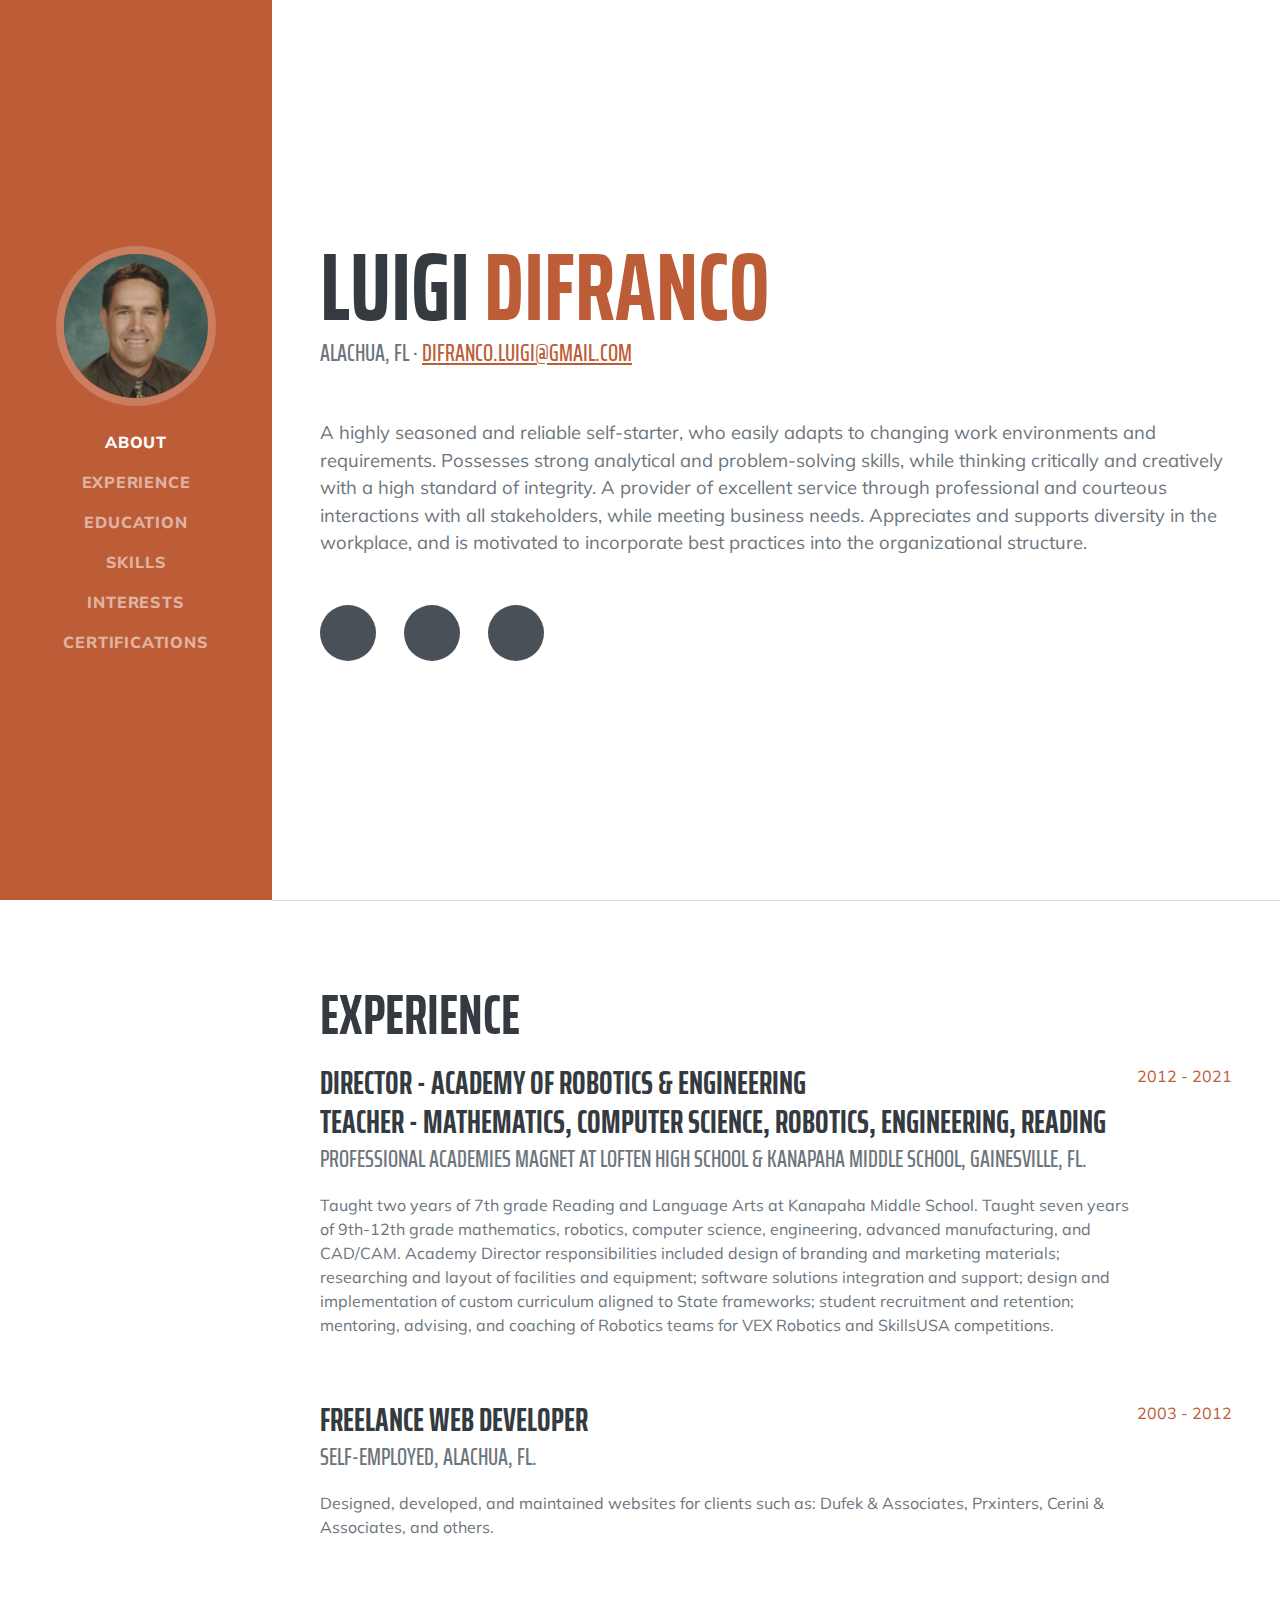
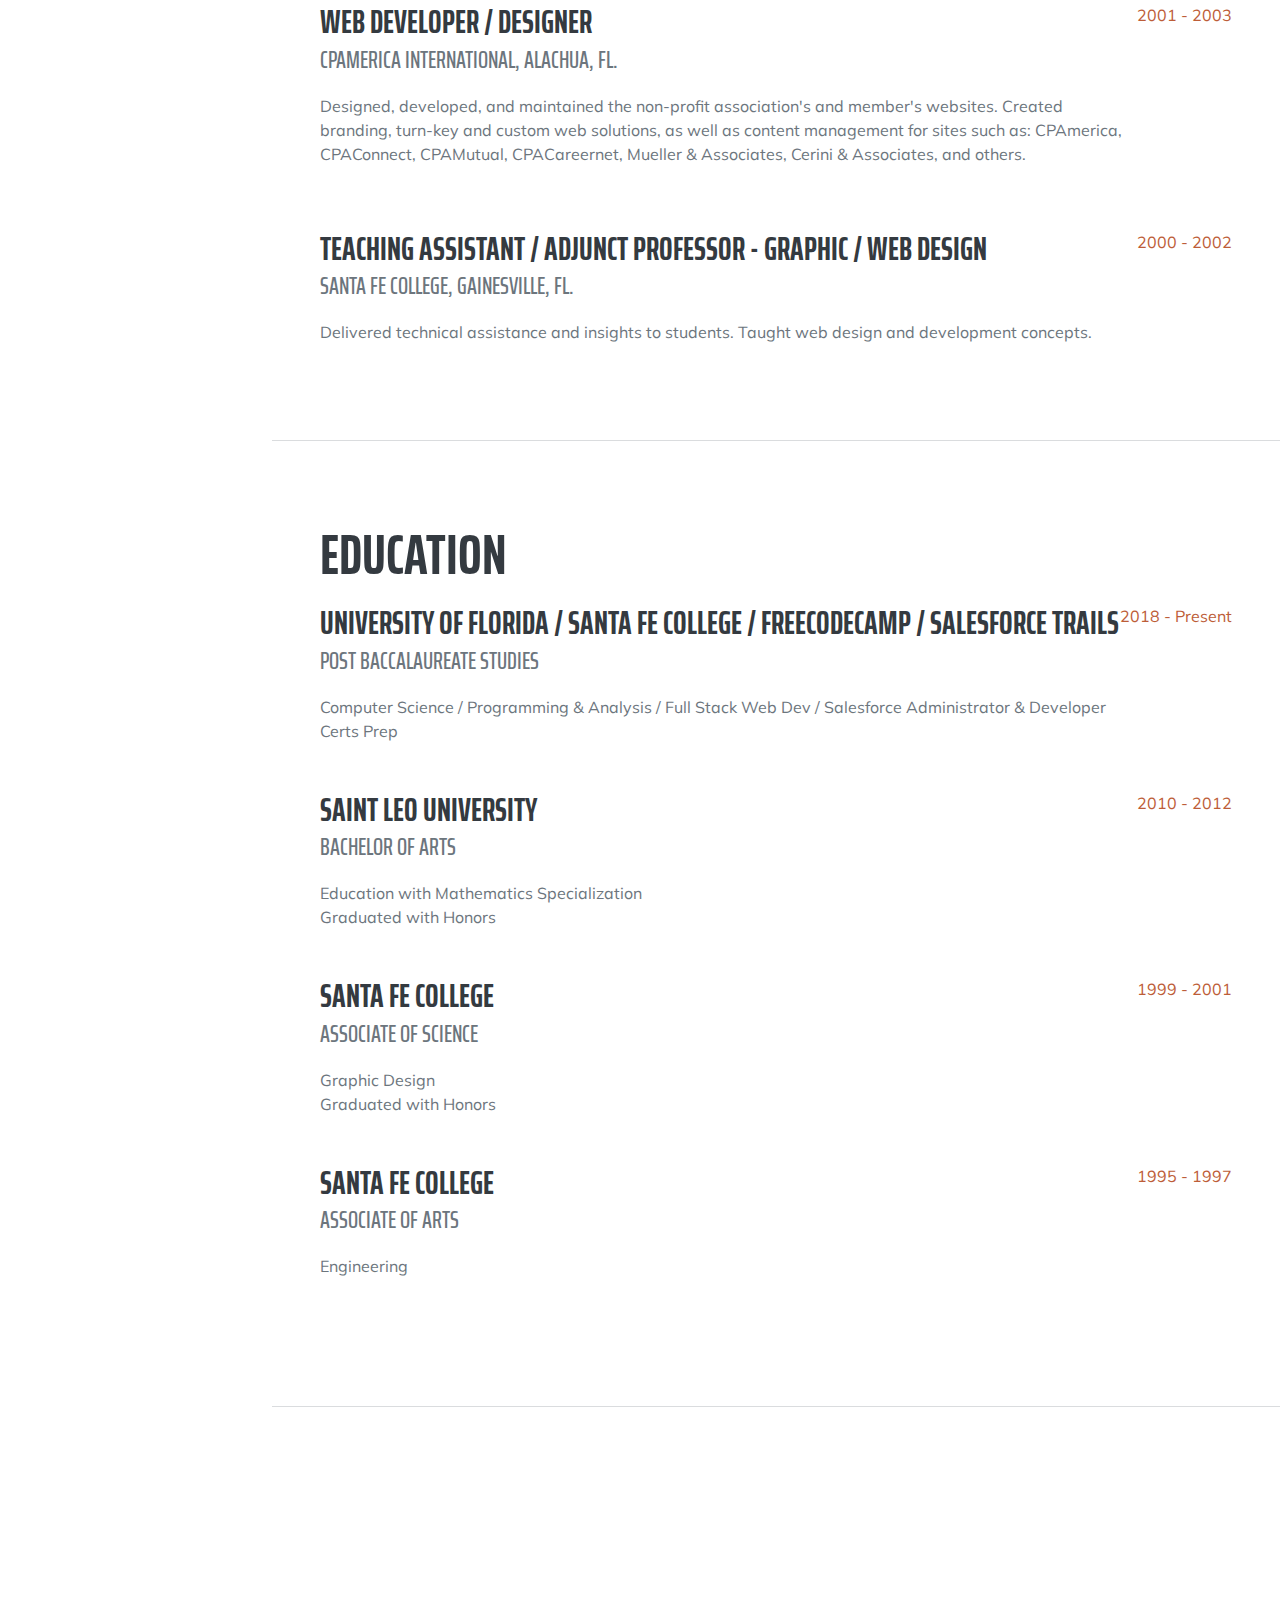
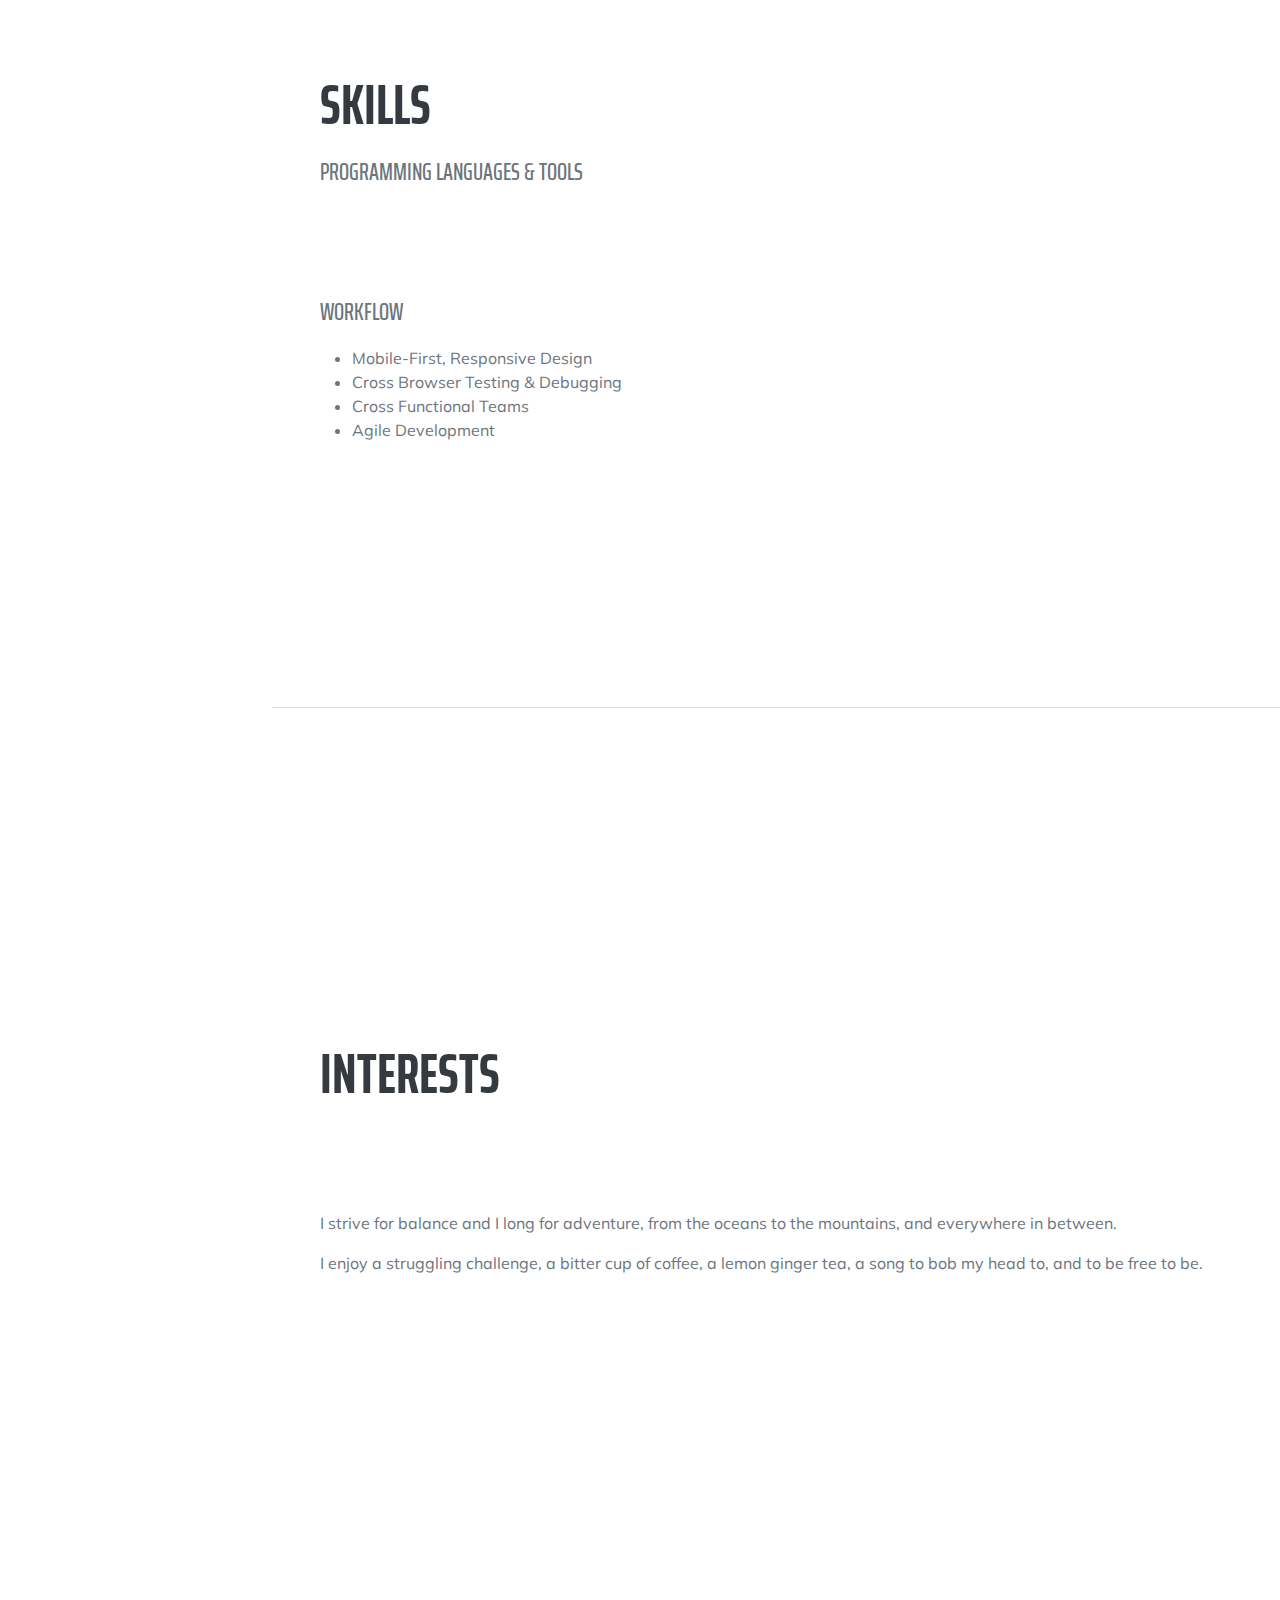
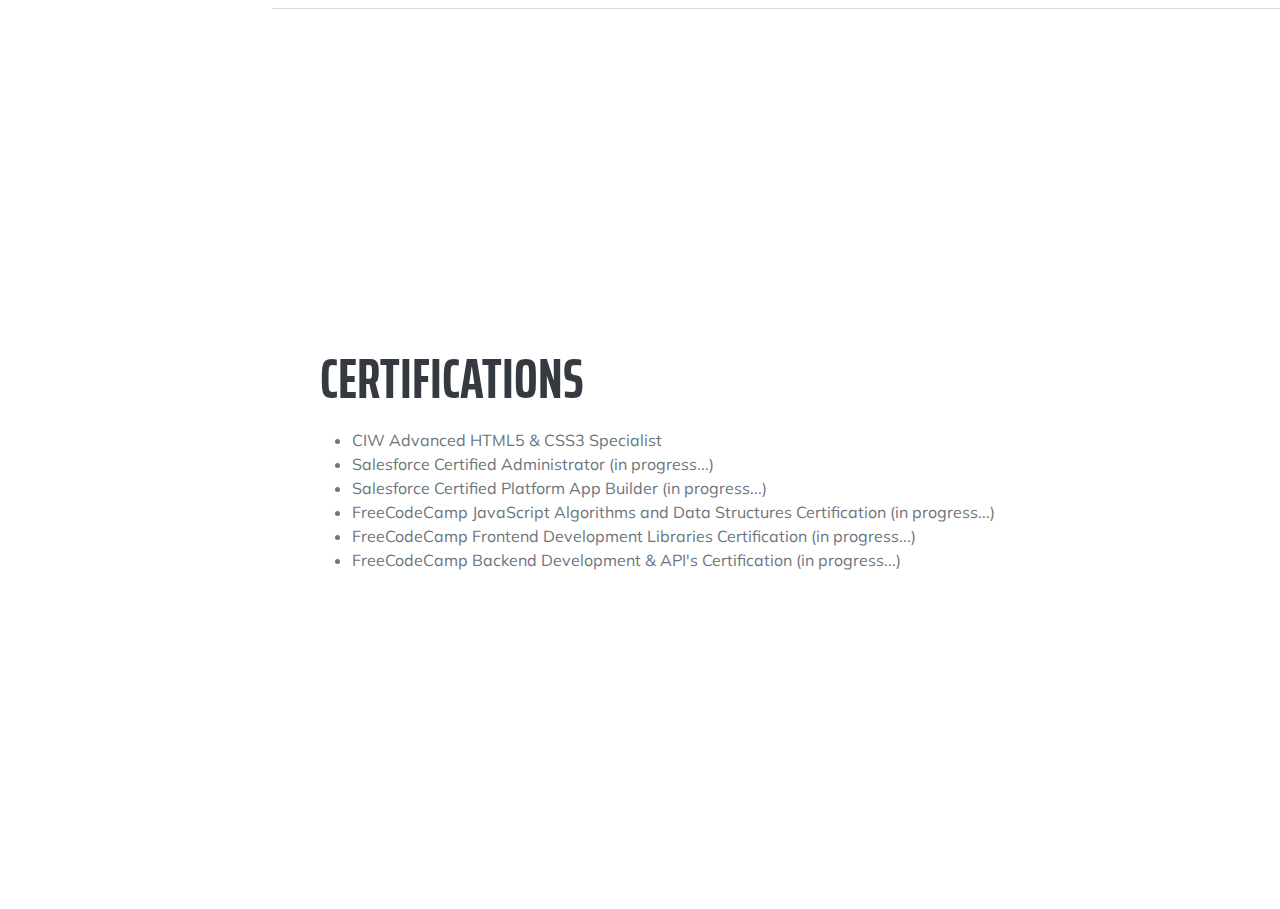
<file: index.html>
<!DOCTYPE html>
<html lang="en">
    <head>
        <meta charset="utf-8" />
        <meta name="viewport" content="width=device-width, initial-scale=1, shrink-to-fit=no" />
        <meta name="description" content="" />
        <meta name="author" content="" />
        <title>Luigi DiFranco's Resume</title>
        <link rel="icon" type="image/x-icon" href="assets/img/favicon.ico" />
        <!-- Font Awesome icons (free version)-->
         <!-- <script src="https://use.fontawesome.com/releases/v5.15.4/js/all.js" crossorigin="anonymous"></script>
        -->
        <link rel="stylesheet" href="https://pro.fontawesome.com/releases/v5.10.0/css/all.css" integrity="sha384-AYmEC3Yw5cVb3ZcuHtOA93w35dYTsvhLPVnYs9eStHfGJvOvKxVfELGroGkvsg+p" crossorigin="anonymous"/>

        <!-- Google fonts-->
        <link href="https://fonts.googleapis.com/css?family=Saira+Extra+Condensed:500,700" rel="stylesheet" type="text/css" />
        <link href="https://fonts.googleapis.com/css?family=Muli:400,400i,800,800i" rel="stylesheet" type="text/css" />
        <!-- Core theme CSS (includes Bootstrap)-->
        <link href="css/styles.css" rel="stylesheet" />
    </head>
    <body id="page-top">
        <!-- Navigation-->
        <nav class="navbar navbar-expand-lg navbar-dark bg-primary fixed-top" id="sideNav">
            <a class="navbar-brand js-scroll-trigger" href="#page-top">
                <span class="d-block d-lg-none">Luigi DiFranco</span>
                <span class="d-none d-lg-block"><img class="img-fluid img-profile rounded-circle mx-auto mb-2" src="assets/img/my_profile.jpg" alt="Photo of Luigi DiFranco" /></span>
            </a>
            <button class="navbar-toggler" type="button" data-bs-toggle="collapse" data-bs-target="#navbarResponsive" aria-controls="navbarResponsive" aria-expanded="false" aria-label="Toggle navigation"><span class="navbar-toggler-icon"></span></button>
            <div class="collapse navbar-collapse" id="navbarResponsive">
                <ul class="navbar-nav">
                    <li class="nav-item"><a class="nav-link js-scroll-trigger" href="#about">About</a></li>
                    <li class="nav-item"><a class="nav-link js-scroll-trigger" href="#experience">Experience</a></li>
                    <li class="nav-item"><a class="nav-link js-scroll-trigger" href="#education">Education</a></li>
                    <li class="nav-item"><a class="nav-link js-scroll-trigger" href="#skills">Skills</a></li>
                    <li class="nav-item"><a class="nav-link js-scroll-trigger" href="#interests">Interests</a></li>
                    <li class="nav-item"><a class="nav-link js-scroll-trigger" href="#certifications">Certifications</a></li>
                    <!--<li class="nav-item"><a class="nav-link js-scroll-trigger" href="projects.html">Projects</a></li>-->
                </ul>
            </div>
        </nav>
        <!-- Page Content-->
        <div class="container-fluid p-0">
            <!-- About-->
            <section class="resume-section" id="about">
                <div class="resume-section-content">
                    <h1 class="mb-0">
                        Luigi
                        <span class="text-primary">DiFranco</span>
                    </h1>
                    <div class="subheading mb-5">
                        Alachua, FL ·
                        <a href="mailto:difranco.luigi@gmail.com">difranco.luigi@gmail.com</a>
                    </div>
                    <p class="lead mb-5">A highly seasoned and reliable self-starter, who easily adapts to changing work environments and requirements. Possesses strong analytical and problem-solving skills, while thinking critically and creatively with a high standard of integrity. A provider of excellent service through professional and courteous interactions with all stakeholders, while meeting business needs. Appreciates and supports diversity in the workplace, and is motivated to incorporate best practices into the organizational structure.</p>
                    <div class="social-icons">
                        <a class="social-icon" href="https://www.linkedin.com/in/luigi-difranco/" target="_blank" style="text-decoration: none"><i class="fab fa-linkedin-in"></i></a>
                        <!--<a class="social-icon" href="https://github.com/luigi-difranco" target="_blank" style="text-decoration: none"><i class="fab fa-github"></i></a>-->
                        <a class="social-icon" href="https://www.facebook.com/ljdifranco/" target="_blank" style="text-decoration: none"><i class="fab fa-facebook-f"></i></a>
                        <a class="social-icon" href="https://trailblazer.me/id/luigidifranco" target="_blank" style="text-decoration: none"><i class="fab fa-salesforce"></i></a>
                        <!--<a class="social-icon" href="https://luigidifranco-dev-ed.lightning.force.com/login.jsp?pw=1a2b3c4d&un=iama.padawanlearner@gmail.com" target="_blank" style="text-decoration: none"><i class="fab fa-salesforce text-warning"></i></a>-->
                        <!--<a class="social-icon" href="https://twitter.com/luigidifranco11"><i class="fab fa-twitter"></i></a>-->
                    </div>
                </div>
            </section>
            <hr class="m-0" />
            <!-- Experience-->
            <section class="resume-section" id="experience">
                <div class="resume-section-content">
                    <h2 class="mb-3">Experience</h2>
                    <div class="d-flex flex-column flex-md-row justify-content-between mb-5">
                        <div class="flex-grow-1">
                            <h3 class="mb-0">Director - Academy of Robotics & Engineering</h3>
                            <h3 class="mb-0">Teacher - Mathematics, Computer Science, Robotics, Engineering, Reading</h3>
                            <div class="subheading mb-3">Professional Academies Magnet at Loften High School & Kanapaha Middle School, Gainesville, FL.</div>
                            <p>Taught two years of 7th grade Reading and Language Arts at Kanapaha Middle School. Taught seven years of 9th-12th grade mathematics, robotics, computer science, engineering, advanced manufacturing, and CAD/CAM. Academy Director responsibilities included design of branding and marketing materials; researching and layout of facilities and equipment; software solutions integration and support; design and implementation of custom curriculum aligned to State frameworks; student recruitment and retention; mentoring, advising, and coaching of Robotics teams for VEX Robotics and SkillsUSA competitions.</p>
                        </div>
                        <div class="flex-shrink-0"><span class="text-primary">2012 - 2021</span></div>
                    </div>
                    <div class="d-flex flex-column flex-md-row justify-content-between mb-5">
                        <div class="flex-grow-1">
                            <h3 class="mb-0">Freelance Web Developer</h3>
                            <div class="subheading mb-3">Self-Employed, Alachua, FL.</div>
                            <p>Designed, developed, and maintained websites for clients such as: Dufek & Associates, Prxinters, Cerini & Associates, and others.</p>
                        </div>
                        <div class="flex-shrink-0"><span class="text-primary">2003 - 2012</span></div>
                    </div>
                    <div class="d-flex flex-column flex-md-row justify-content-between mb-5">
                        <div class="flex-grow-1">
                            <h3 class="mb-0">Web Developer / Designer</h3>
                            <div class="subheading mb-3">CPAmerica International, Alachua, FL.</div>
                            <p>Designed, developed, and maintained the non-profit association's and member's websites. Created branding, turn-key and custom web solutions, as well as content management for sites such as: CPAmerica, CPAConnect, CPAMutual, CPACareernet, Mueller & Associates, Cerini & Associates, and others.</p>
                        </div>
                        <div class="flex-shrink-0"><span class="text-primary">2001 - 2003</span></div>
                    </div>
                    <div class="d-flex flex-column flex-md-row justify-content-between">
                        <div class="flex-grow-1">
                            <h3 class="mb-0">Teaching Assistant / Adjunct Professor - Graphic / Web Design</h3>
                            <div class="subheading mb-3">Santa Fe College, Gainesville, FL.</div>
                            <p>Delivered technical assistance and insights to students. Taught web design and development concepts.</p>
                        </div>
                        <div class="flex-shrink-0"><span class="text-primary">2000 - 2002</span></div>
                    </div>
                </div>
            </section>
            <hr class="m-0" />
            <!-- Education-->
            <section class="resume-section" id="education">
                <div class="resume-section-content">
                    <h2 class="mb-3">Education</h2>
                    <div class="d-flex flex-column flex-md-row justify-content-between mb-5">
                        <div class="flex-grow-1">
                            <h3 class="mb-0">University of Florida / Santa Fe College / FreeCodeCamp / Salesforce Trails</h3>
                            <div class="subheading mb-3">Post Baccalaureate Studies</div>
                            <div>Computer Science / Programming & Analysis / Full Stack Web Dev / Salesforce Administrator & Developer Certs Prep</div>
                        </div>
                        <div class="flex-shrink-0"><span class="text-primary">2018 - Present</span></div>
                    </div>
                    <div class="d-flex flex-column flex-md-row justify-content-between mb-5">
                        <div class="flex-grow-1">
                            <h3 class="mb-0">Saint Leo University</h3>
                            <div class="subheading mb-3">Bachelor of Arts</div>
                            <div>Education with Mathematics Specialization</div>
                            <div>Graduated with Honors</div>
                        </div>
                        <div class="flex-shrink-0"><span class="text-primary">2010 - 2012</span></div>
                    </div>
                    <div class="d-flex flex-column flex-md-row justify-content-between mb-5">
                        <div class="flex-grow-1">
                            <h3 class="mb-0">Santa Fe College</h3>
                            <div class="subheading mb-3">Associate of Science</div>
                            <div>Graphic Design</div>
                            <div>Graduated with Honors</div>
                        </div>
                        <div class="flex-shrink-0"><span class="text-primary">1999 - 2001</span></div>
                    </div>
                    <div class="d-flex flex-column flex-md-row justify-content-between mb-5">
                        <div class="flex-grow-1">
                            <h3 class="mb-0">Santa Fe College</h3>
                            <div class="subheading mb-3">Associate of Arts</div>
                            <div>Engineering</div>
                        </div>
                        <div class="flex-shrink-0"><span class="text-primary">1995 - 1997</span></div>
                    </div>
                </div>
            </section>
            <hr class="m-0" />
            <!-- Skills-->
            <section class="resume-section" id="skills">
                <div class="resume-section-content">
                    <h2 class="mb-3">Skills</h2>
                    <div class="subheading mb-3">Programming Languages & Tools</div>
                    <ul class="list-inline dev-icons">
                    	<li class="list-inline-item"><i class="fab fa-salesforce" title="Learning (limited experience with) Salesforce Admin, Workbench, SOQL, MVC, Apex, LWC, and Visualforce. Familiarity of Pardot and Marketing Cloud."></i></li>
                        <li class="list-inline-item"><i class="fab fa-html5" title="Experience with Hypertext Markup Langauge."></i></li>
                        <li class="list-inline-item"><i class="fab fa-css3-alt" title="Experience with Cascading Style Sheets."></i></li>
                        <li class="list-inline-item"><i class="fab fa-js-square" title="Experience with JavaScript."></i></li>
                        <li class="list-inline-item"><i class="fab fa-git-square" title="Experience with Github, Git and versioning best practices."></i></li>
                        <li class="list-inline-item"><i class="fab fa-bootstrap" title="Experience with Bootstrap for responsive designs."></i></li>
                        <li class="list-inline-item"><i class="fas fa-database" title="Experience with SQL and mySQL."></i></li>
                        <li class="list-inline-item"><i class="fab fa-python" title="Experience with Python."></i></li>
                        <li class="list-inline-item"><i class="fab fa-java" title="Experience with Java."></i></li>
                        <li class="list-inline-item"><i class="fab fa-stack-exchange" title="Experience with Salesforce Stack Exchange for troubleshooting and problem solving.."></i></li>
                        <li class="list-inline-item"><i class="fab fa-stack-overflow" title="Experience with Stack Overflow for troubleshooting and problem solving."></i></li>
                        <li class="list-inline-item"><i class="fab fa-google" title="Experience with Googling to troubleshoot and problem solve. Usually the first stop when wanting to search other sources as well."></i></li>
                        <li class="list-inline-item"><i class="fad fa-duck text-warning" title="Experience with Rubber Ducking, the Think Aloud strategy for problem solving."></i></li>
                        <!--
                        <li class="list-inline-item"><i class="fab fa-php"></i></li>
                        <li class="list-inline-item"><i class="fab fa-wordpress"></i></li>
                        <li class="list-inline-item"><i class="fab fa-sass"></i></li>
                        <li class="list-inline-item"><i class="fab fa-react"></i></li>
                        <li class="list-inline-item"><i class="fab fa-node-js"></i></li>
                        <li class="list-inline-item"><i class="fab fa-angular"></i></li>
                        <li class="list-inline-item"><i class="fab fa-less"></i></li>
                        <li class="list-inline-item"><i class="fab fa-gulp"></i></li>
                        <li class="list-inline-item"><i class="fab fa-grunt"></i></li>
                        <li class="list-inline-item"><i class="fab fa-npm"></i></li>-->
                    </ul>
                    <div class="subheading mb-3">Workflow</div>
                    <ul class="fa-ul mb-0">
                        <li>
                            <span class="fa-li"><i class="fas fa-check"></i></span>
                            Mobile-First, Responsive Design
                        </li>
                        <li>
                            <span class="fa-li"><i class="fas fa-check"></i></span>
                            Cross Browser Testing & Debugging
                        </li>
                        <li>
                            <span class="fa-li"><i class="fas fa-check"></i></span>
                            Cross Functional Teams
                        </li>
                        <li>
                            <span class="fa-li"><i class="fas fa-check"></i></span>
                            Agile Development
                        </li>
                    </ul>
                </div>
            </section>
            <hr class="m-0" />
            <!-- Interests-->
            <section class="resume-section" id="interests">
                <div class="resume-section-content">
                    <h2 class="mb-3">Interests</h2>
                    <ul class="list-inline dev-icons">
                    	<li class="list-inline-item"><i class="fas fa-yin-yang fa-sm"></i></li>
                    	<li class="list-inline-item"><i class="fas fa-sunrise fa-sm"></i></li>
                    	<li class="list-inline-item"><i class="fas fa-swimmer fa-sm"></i></li>
                    	<li class="list-inline-item"><i class="fas fa-water fa-sm"></i></li>
                    	<li class="list-inline-item"><i class="fas fa-snowboarding fa-sm"></i></li>
                    	<li class="list-inline-item"><i class="fas fa-mountain fa-sm"></i></li>
                    	<li class="list-inline-item"><i class="fas fa-hiking fa-sm"></i></li>
                    	<li class="list-inline-item"><i class="fa fa-coffee fa-sm"></i></li>
                    	<li class="list-inline-item"><i class="fas fa-biking fa-sm"></i></li>
                    	<li class="list-inline-item"><i class="fas fa-music fa-sm"></i></li>
                    	<li class="list-inline-item"><i class="fas fa-code fa-sm"></i></li>
                    	<li class="list-inline-item"><i class="fas fa-hammer fa-sm"></i></li>
                    	<li class="list-inline-item"><i class="far fa-lemon fa-sm text-warning"></i></li>
                    </ul>
                    <p>I strive for balance and I long for adventure, from the oceans to the mountains, and everywhere in between.</p>
                    <p class="mb-0">I enjoy a struggling challenge, a bitter cup of coffee, a lemon ginger tea, a song to bob my head to, and to be free to be.</p>
                </div>
            </section>
            <hr class="m-0" />
            <!-- Certifications-->
            <section class="resume-section" id="certifications">
                <div class="resume-section-content">
                    <h2 class="mb-3">Certifications</h2>
                    <ul class="fa-ul mb-0">
                    	<li>
                            <span class="fa-li"><i class="fas fa-phone-laptop text-warning"></i></span>
                            CIW Advanced HTML5 & CSS3 Specialist
                        </li>
                    	<li>
                            <span class="fa-li"><i class="fab fa-salesforce"></i></span>
                            Salesforce Certified Administrator (in progress...)
                        </li>
                        <li>
                            <span class="fa-li"><i class="fab fa-salesforce"></i></span>
                            Salesforce Certified Platform App Builder (in progress...)
                        </li>
                        <li>
                            <span class="fa-li"><i class="fab fa-js-square"></i></span>
                            FreeCodeCamp JavaScript Algorithms and Data Structures Certification (in progress...)
                        </li>
                        <li>
                            <span class="fa-li"><i class="fab fa-react"></i></span>
                            FreeCodeCamp Frontend Development Libraries Certification (in progress...)
                        </li>
                        <li>
                            <span class="fa-li"><i class="fas fa-server"></i></span>
                            FreeCodeCamp Backend Development & API's Certification (in progress...)
                        </li>
                    </ul>
                </div>
            </section>
        </div>
        <!-- Bootstrap core JS-->
        <script src="https://cdn.jsdelivr.net/npm/bootstrap@5.1.0/dist/js/bootstrap.bundle.min.js"></script>
        <!-- Core theme JS-->
        <script src="js/scripts.js"></script>
    </body>
</html>
</file>
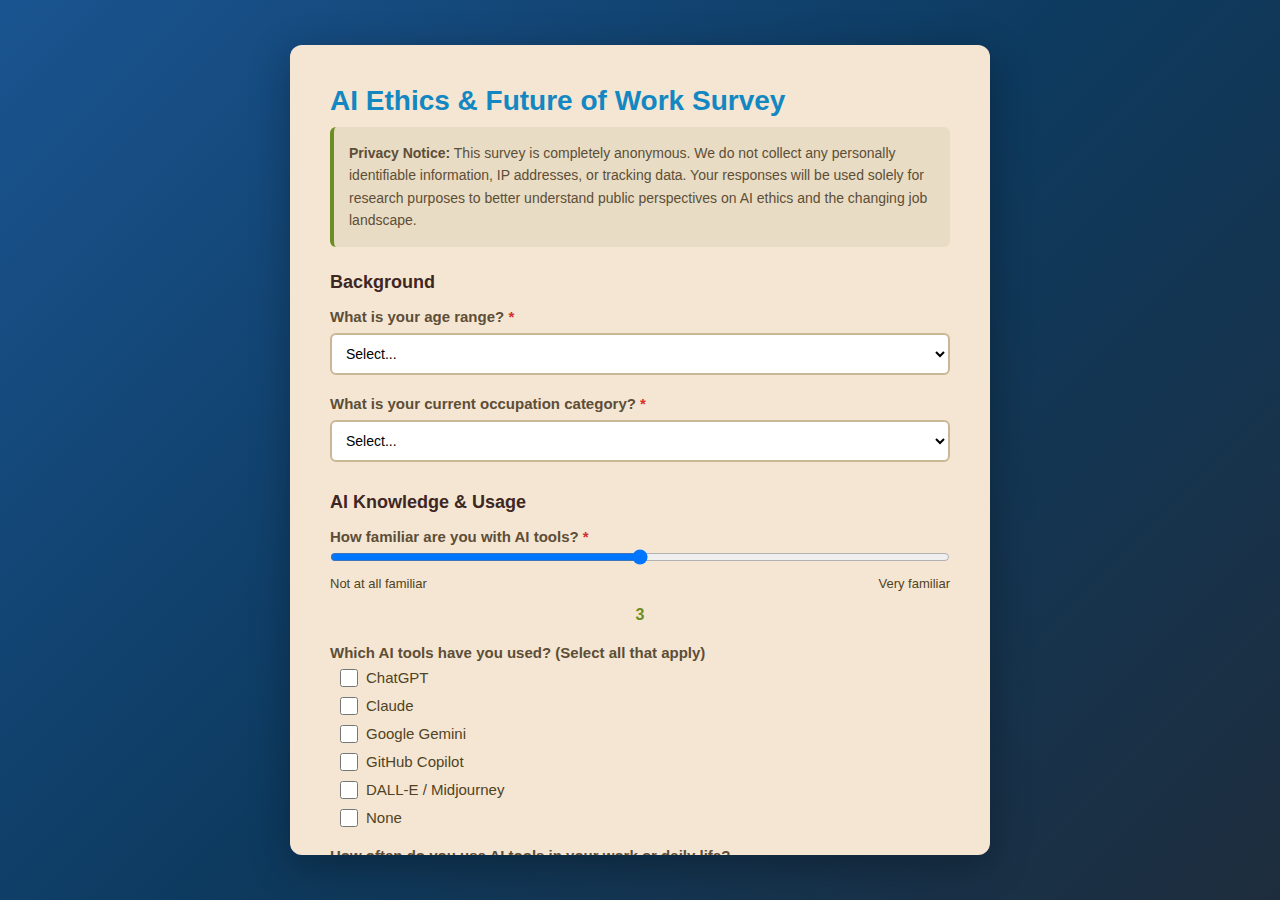
<file: ai-survey.html>
<!DOCTYPE html>
<html lang="en">
<head>
    <meta charset="UTF-8">
    <meta name="viewport" content="width=device-width, initial-scale=1.0">
    <title>AI Ethics Survey - Luigi DiFranco</title>
    <style>
        * {
            margin: 0;
            padding: 0;
            box-sizing: border-box;
        }

        body {
            font-family: 'Segoe UI', Tahoma, Geneva, Verdana, sans-serif;
            background: linear-gradient(135deg, #1a5490 0%, #0d3a5f 50%, #1e2d3d 100%);
            min-height: 100vh;
            display: flex;
            justify-content: center;
            align-items: center;
            padding: 20px;
        }

        .survey-container {
            background: #f5e6d3;
            border-radius: 12px;
            box-shadow: 0 10px 40px rgba(0, 0, 0, 0.3);
            max-width: 700px;
            width: 100%;
            padding: 40px;
            max-height: 90vh;
            overflow-y: auto;
        }

        h1 {
            color: #1387c1;
            margin-bottom: 10px;
            font-size: 28px;
        }

        .privacy-notice {
            background: #e8dcc4;
            padding: 15px;
            border-radius: 6px;
            margin-bottom: 25px;
            border-left: 4px solid #6b8e23;
        }

        .privacy-notice p {
            color: #5d4e37;
            font-size: 14px;
            line-height: 1.6;
        }

        .form-section {
            margin-bottom: 30px;
        }

        .form-section h3 {
            color: #3e2723;
            margin-bottom: 15px;
            font-size: 18px;
        }

        .question {
            margin-bottom: 20px;
        }

        .question label {
            display: block;
            margin-bottom: 8px;
            color: #5d4e37;
            font-weight: 600;
            font-size: 15px;
        }

        .radio-group, .checkbox-group {
            display: flex;
            flex-direction: column;
            gap: 10px;
            margin-left: 10px;
        }

        .radio-option, .checkbox-option {
            display: flex;
            align-items: center;
            gap: 8px;
        }

        .radio-option input, .checkbox-option input {
            width: 18px;
            height: 18px;
            cursor: pointer;
        }

        .radio-option label, .checkbox-option label {
            margin: 0;
            font-weight: normal;
            cursor: pointer;
            color: #504323;
        }

        select, textarea, input[type="range"] {
            width: 100%;
            padding: 10px;
            border: 2px solid #c9b896;
            border-radius: 6px;
            font-size: 14px;
            background: #fff;
            font-family: 'Segoe UI', Tahoma, Geneva, Verdana, sans-serif;
        }

        select:focus, textarea:focus {
            outline: none;
            border-color: #6b8e23;
        }

        textarea {
            resize: vertical;
            min-height: 100px;
        }

        .scale-container {
            display: flex;
            flex-direction: column;
            gap: 10px;
        }

        .scale-labels {
            display: flex;
            justify-content: space-between;
            font-size: 13px;
            color: #504323;
            margin-top: 5px;
        }

        .scale-value {
            text-align: center;
            font-weight: bold;
            color: #6b8e23;
            margin-top: 5px;
        }

        input[type="range"] {
            padding: 0;
            height: 8px;
            cursor: pointer;
        }

        .submit-btn {
            width: 100%;
            padding: 15px;
            border: none;
            border-radius: 6px;
            background: #6b8e23;
            color: white;
            font-size: 16px;
            cursor: pointer;
            transition: all 0.3s ease;
            font-weight: 600;
            margin-top: 10px;
        }

        .submit-btn:hover {
            background: #556b2f;
            transform: translateY(-2px);
            box-shadow: 0 4px 12px rgba(107, 142, 35, 0.4);
        }

        .submit-btn:disabled {
            background: #9ca3af;
            cursor: not-allowed;
            transform: none;
        }

        .success-message {
            display: none;
            text-align: center;
            padding: 40px;
        }

        .success-message.show {
            display: block;
        }

        .success-message h2 {
            color: #6b8e23;
            margin-bottom: 15px;
        }

        .success-message p {
            color: #504323;
            margin-bottom: 20px;
        }

        .required {
            color: #d32f2f;
        }

        @media (max-width: 600px) {
            .survey-container {
                padding: 25px 20px;
            }

            h1 {
                font-size: 24px;
            }
        }
    </style>
</head>
<body>
    <div class="survey-container">
        <h1>AI Ethics & Future of Work Survey</h1>
        
        <div class="privacy-notice">
            <p><strong>Privacy Notice:</strong> This survey is completely anonymous. We do not collect any personally identifiable information, IP addresses, or tracking data. Your responses will be used solely for research purposes to better understand public perspectives on AI ethics and the changing job landscape.</p>
        </div>

        <form id="surveyForm">
            <!-- Section 1: Demographics (General) -->
            <div class="form-section">
                <h3>Background</h3>
                
                <div class="question">
                    <label>What is your age range? <span class="required">*</span></label>
                    <select name="ageRange" required>
                        <option value="">Select...</option>
                        <option value="Under 18">Under 18</option>
                        <option value="18-24">18-24</option>
                        <option value="25-34">25-34</option>
                        <option value="35-44">35-44</option>
                        <option value="45-54">45-54</option>
                        <option value="55-64">55-64</option>
                        <option value="65+">65+</option>
                    </select>
                </div>

                <div class="question">
                    <label>What is your current occupation category? <span class="required">*</span></label>
                    <select name="occupation" required>
                        <option value="">Select...</option>
                        <option value="Student">Student</option>
                        <option value="Education">Education</option>
                        <option value="Technology">Technology/IT</option>
                        <option value="Healthcare">Healthcare</option>
                        <option value="Business/Finance">Business/Finance</option>
                        <option value="Creative/Arts">Creative/Arts</option>
                        <option value="Manufacturing">Manufacturing</option>
                        <option value="Service Industry">Service Industry</option>
                        <option value="Government">Government</option>
                        <option value="Retired">Retired</option>
                        <option value="Unemployed">Unemployed</option>
                        <option value="Other">Other</option>
                    </select>
                </div>
            </div>

            <!-- Section 2: AI Knowledge & Usage -->
            <div class="form-section">
                <h3>AI Knowledge & Usage</h3>
                
                <div class="question">
                    <label>How familiar are you with AI tools? <span class="required">*</span></label>
                    <div class="scale-container">
                        <input type="range" name="aiKnowledge" min="1" max="5" value="3" required oninput="updateScaleValue(this, 'aiKnowledgeValue')">
                        <div class="scale-labels">
                            <span>Not at all familiar</span>
                            <span>Very familiar</span>
                        </div>
                        <div class="scale-value" id="aiKnowledgeValue">3</div>
                    </div>
                </div>

                <div class="question">
                    <label>Which AI tools have you used? (Select all that apply)</label>
                    <div class="checkbox-group">
                        <div class="checkbox-option">
                            <input type="checkbox" name="aiTools" value="ChatGPT" id="chatgpt">
                            <label for="chatgpt">ChatGPT</label>
                        </div>
                        <div class="checkbox-option">
                            <input type="checkbox" name="aiTools" value="Claude" id="claude">
                            <label for="claude">Claude</label>
                        </div>
                        <div class="checkbox-option">
                            <input type="checkbox" name="aiTools" value="Gemini" id="gemini">
                            <label for="gemini">Google Gemini</label>
                        </div>
                        <div class="checkbox-option">
                            <input type="checkbox" name="aiTools" value="Copilot" id="copilot">
                            <label for="copilot">GitHub Copilot</label>
                        </div>
                        <div class="checkbox-option">
                            <input type="checkbox" name="aiTools" value="DALL-E" id="dalle">
                            <label for="dalle">DALL-E / Midjourney</label>
                        </div>
                        <div class="checkbox-option">
                            <input type="checkbox" name="aiTools" value="None" id="none">
                            <label for="none">None</label>
                        </div>
                    </div>
                </div>

                <div class="question">
                    <label>How often do you use AI tools in your work or daily life?</label>
                    <select name="aiUsageFrequency">
                        <option value="">Select...</option>
                        <option value="Never">Never</option>
                        <option value="Rarely">Rarely (less than once a month)</option>
                        <option value="Occasionally">Occasionally (a few times a month)</option>
                        <option value="Regularly">Regularly (weekly)</option>
                        <option value="Daily">Daily</option>
                    </select>
                </div>
            </div>

            <!-- Section 3: Job Impact Perspectives -->
            <div class="form-section">
                <h3>AI & the Future of Work</h3>
                
                <div class="question">
                    <label>How concerned are you about AI's impact on your job or career? <span class="required">*</span></label>
                    <div class="scale-container">
                        <input type="range" name="jobConcern" min="1" max="5" value="3" required oninput="updateScaleValue(this, 'jobConcernValue')">
                        <div class="scale-labels">
                            <span>Not concerned</span>
                            <span>Very concerned</span>
                        </div>
                        <div class="scale-value" id="jobConcernValue">3</div>
                    </div>
                </div>

                <div class="question">
                    <label>Do you believe AI will primarily: <span class="required">*</span></label>
                    <div class="radio-group">
                        <div class="radio-option">
                            <input type="radio" name="aiImpact" value="Create more jobs" id="createJobs" required>
                            <label for="createJobs">Create more jobs than it eliminates</label>
                        </div>
                        <div class="radio-option">
                            <input type="radio" name="aiImpact" value="Eliminate more jobs" id="eliminateJobs" required>
                            <label for="eliminateJobs">Eliminate more jobs than it creates</label>
                        </div>
                        <div class="radio-option">
                            <input type="radio" name="aiImpact" value="Transform jobs" id="transformJobs" required>
                            <label for="transformJobs">Transform existing jobs rather than eliminate them</label>
                        </div>
                        <div class="radio-option">
                            <input type="radio" name="aiImpact" value="Unsure" id="unsureJobs" required>
                            <label for="unsureJobs">Unsure</label>
                        </div>
                    </div>
                </div>

                <div class="question">
                    <label>When do you think AI will significantly impact the job market?</label>
                    <select name="aiTimeline">
                        <option value="">Select...</option>
                        <option value="Already happening">It's already significantly impacting jobs</option>
                        <option value="1-2 years">Within the next 1-2 years</option>
                        <option value="3-5 years">Within 3-5 years</option>
                        <option value="5-10 years">Within 5-10 years</option>
                        <option value="10+ years">More than 10 years</option>
                        <option value="Never">It won't significantly impact jobs</option>
                    </select>
                </div>
            </div>

            <!-- Section 4: Ethics & Regulation -->
            <div class="form-section">
                <h3>AI Ethics & Governance</h3>
                
                <div class="question">
                    <label>How important is AI regulation to you? <span class="required">*</span></label>
                    <div class="scale-container">
                        <input type="range" name="regulationImportance" min="1" max="5" value="3" required oninput="updateScaleValue(this, 'regulationValue')">
                        <div class="scale-labels">
                            <span>Not important</span>
                            <span>Very important</span>
                        </div>
                        <div class="scale-value" id="regulationValue">3</div>
                    </div>
                </div>

                <div class="question">
                    <label>What concerns you most about AI development? (Select up to 3)</label>
                    <div class="checkbox-group">
                        <div class="checkbox-option">
                            <input type="checkbox" name="aiConcerns" value="Job displacement" id="concern1">
                            <label for="concern1">Job displacement</label>
                        </div>
                        <div class="checkbox-option">
                            <input type="checkbox" name="aiConcerns" value="Privacy" id="concern2">
                            <label for="concern2">Privacy and data security</label>
                        </div>
                        <div class="checkbox-option">
                            <input type="checkbox" name="aiConcerns" value="Bias" id="concern3">
                            <label for="concern3">Algorithmic bias and discrimination</label>
                        </div>
                        <div class="checkbox-option">
                            <input type="checkbox" name="aiConcerns" value="Misinformation" id="concern4">
                            <label for="concern4">Misinformation and deepfakes</label>
                        </div>
                        <div class="checkbox-option">
                            <input type="checkbox" name="aiConcerns" value="Control" id="concern5">
                            <label for="concern5">Loss of human control</label>
                        </div>
                        <div class="checkbox-option">
                            <input type="checkbox" name="aiConcerns" value="Inequality" id="concern6">
                            <label for="concern6">Widening social inequality</label>
                        </div>
                        <div class="checkbox-option">
                            <input type="checkbox" name="aiConcerns" value="No concerns" id="concern7">
                            <label for="concern7">I have no major concerns</label>
                        </div>
                    </div>
                </div>

                <div class="question">
                    <label>How optimistic are you about AI's overall impact on society? <span class="required">*</span></label>
                    <div class="scale-container">
                        <input type="range" name="aiOptimism" min="1" max="5" value="3" required oninput="updateScaleValue(this, 'optimismValue')">
                        <div class="scale-labels">
                            <span>Very pessimistic</span>
                            <span>Very optimistic</span>
                        </div>
                        <div class="scale-value" id="optimismValue">3</div>
                    </div>
                </div>
            </div>

            <!-- Section 5: Superintelligence -->
            <div class="form-section">
                <h3>The Race to Superintelligence</h3>
                
                <div class="question">
                    <label>How familiar are you with the concept of "superintelligence" (AI that surpasses human intelligence)?</label>
                    <select name="superintelligenceKnowledge">
                        <option value="">Select...</option>
                        <option value="Never heard of it">Never heard of it</option>
                        <option value="Heard of it">Heard of it but don't know much</option>
                        <option value="Somewhat familiar">Somewhat familiar</option>
                        <option value="Very familiar">Very familiar</option>
                    </select>
                </div>

                <div class="question">
                    <label>Do you think achieving superintelligence is:</label>
                    <div class="radio-group">
                        <div class="radio-option">
                            <input type="radio" name="superintelligenceLikelihood" value="Impossible" id="si1">
                            <label for="si1">Impossible</label>
                        </div>
                        <div class="radio-option">
                            <input type="radio" name="superintelligenceLikelihood" value="Possible but distant" id="si2">
                            <label for="si2">Possible but very far in the future (50+ years)</label>
                        </div>
                        <div class="radio-option">
                            <input type="radio" name="superintelligenceLikelihood" value="Likely this century" id="si3">
                            <label for="si3">Likely to happen this century</label>
                        </div>
                        <div class="radio-option">
                            <input type="radio" name="superintelligenceLikelihood" value="Imminent" id="si4">
                            <label for="si4">Could happen within the next decade</label>
                        </div>
                        <div class="radio-option">
                            <input type="radio" name="superintelligenceLikelihood" value="Unsure" id="si5">
                            <label for="si5">Unsure</label>
                        </div>
                    </div>
                </div>
            </div>

            <!-- Section 6: Open Feedback -->
            <div class="form-section">
                <h3>Additional Thoughts</h3>
                
                <div class="question">
                    <label>What do you think is the most important step we should take regarding AI development?</label>
                    <textarea name="openFeedback" placeholder="Share your thoughts here... (optional)"></textarea>
                </div>
            </div>

            <button type="submit" class="submit-btn" id="submitBtn">Submit Survey</button>
        </form>

        <div class="success-message" id="successMessage">
            <h2>Thank you for sharing your views on AI!</h2>
            <p>Your responses have been recorded and will help contribute to important research on AI ethics and the future of work.</p>
            <p>Redirecting you back to the homepage...</p>
        </div>
    </div>

    <script>
        function updateScaleValue(slider, valueId) {
            document.getElementById(valueId).textContent = slider.value;
        }

        // Form submission handler
        document.getElementById('surveyForm').addEventListener('submit', (e) => {
            e.preventDefault();

            const submitBtn = document.getElementById('submitBtn');
            submitBtn.textContent = 'Submitting...';
            submitBtn.disabled = true;

            // Collect form data
            const formData = new FormData(e.target);
            const data = {
                timestamp: new Date().toISOString(),
                ageRange: formData.get('ageRange') || '',
                occupation: formData.get('occupation') || '',
                aiKnowledge: formData.get('aiKnowledge') || '',
                aiTools: formData.getAll('aiTools').join('; ') || '',
                aiUsageFrequency: formData.get('aiUsageFrequency') || '',
                jobConcern: formData.get('jobConcern') || '',
                aiImpact: formData.get('aiImpact') || '',
                aiTimeline: formData.get('aiTimeline') || '',
                regulationImportance: formData.get('regulationImportance') || '',
                aiConcerns: formData.getAll('aiConcerns').join('; ') || '',
                aiOptimism: formData.get('aiOptimism') || '',
                superintelligenceKnowledge: formData.get('superintelligenceKnowledge') || '',
                superintelligenceLikelihood: formData.get('superintelligenceLikelihood') || '',
                openFeedback: formData.get('openFeedback') || ''
            };

            console.log('Submitting survey data:', data);

            // Create hidden form for submission (same method as contact form)
            const form = document.createElement('form');
            form.method = 'POST';
            form.action = 'https://script.google.com/macros/s/AKfycbwbhM2VKJvkEzKN7fLz0usCZ7IRfB4klyhONGTMmHXR3z008bLTl-L6X5JsjRqb1zzt/exec'; // Replace with actual URL
            form.target = 'hidden_iframe';
            form.style.display = 'none';

            // Add form fields
            Object.keys(data).forEach(key => {
                const input = document.createElement('input');
                input.type = 'hidden';
                input.name = key;
                input.value = data[key];
                form.appendChild(input);
            });

            // Create hidden iframe to catch the response
            let iframe = document.getElementById('hidden_iframe');
            if (!iframe) {
                iframe = document.createElement('iframe');
                iframe.name = 'hidden_iframe';
                iframe.id = 'hidden_iframe';
                iframe.style.display = 'none';
                iframe.onload = () => {
                    // Silently ignore - form was submitted successfully
                };
                iframe.onerror = () => {
                    // Silently ignore - form was submitted successfully
                };
                document.body.appendChild(iframe);
            }

            // Submit the form
            document.body.appendChild(form);
            form.submit();
            document.body.removeChild(form);

            console.log('Survey form submitted');

            // Show success message
            document.getElementById('surveyForm').style.display = 'none';
            document.getElementById('successMessage').classList.add('show');

            // Redirect after 3 seconds
            setTimeout(() => {
                window.location.href = 'index.html';
            }, 3000);
        });
    </script>
</body>
</html>
</file>
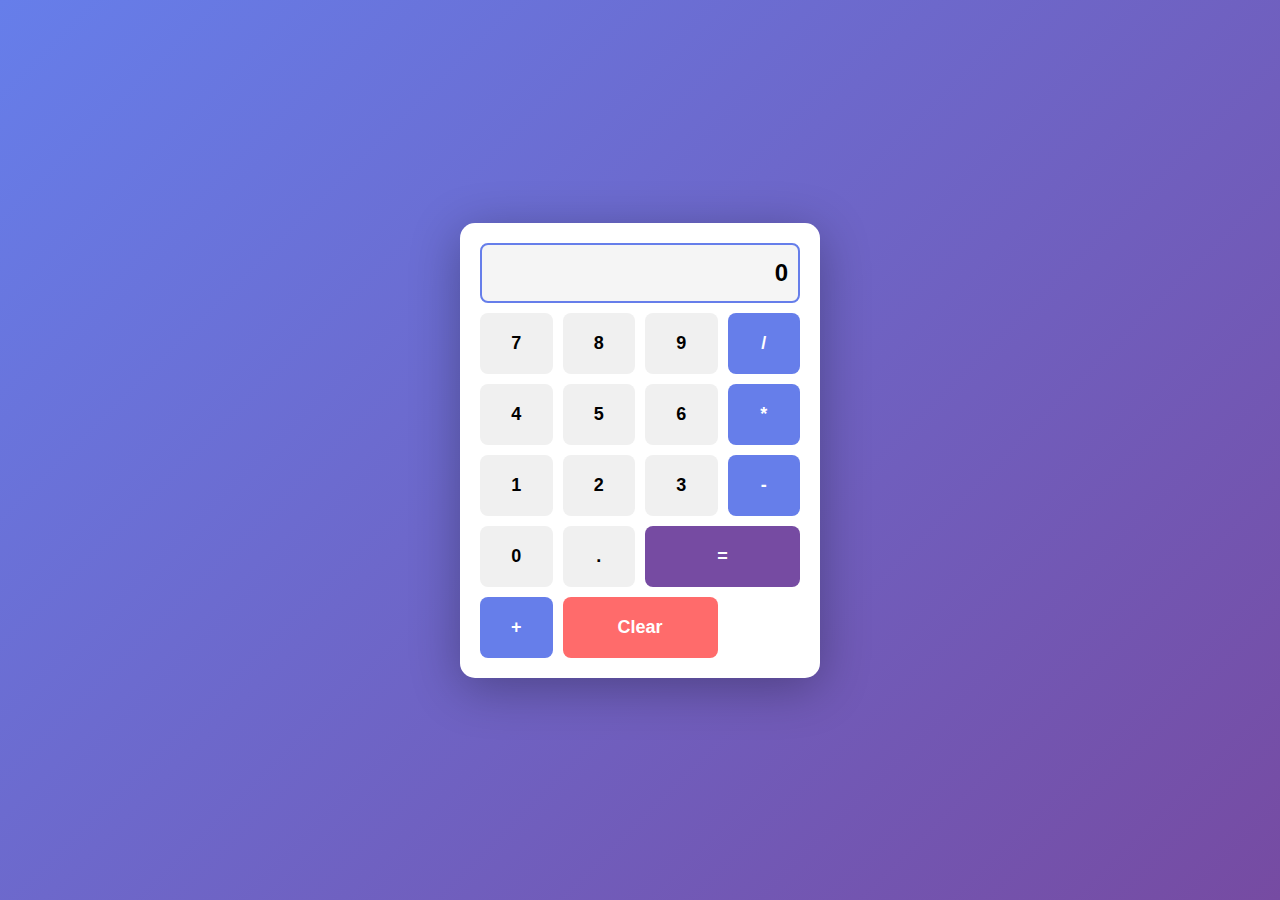
<file: calculator.html>
<!DOCTYPE html>
<html lang="en">
<head>
    <meta charset="UTF-8">
    <meta name="viewport" content="width=device-width, initial-scale=1.0">
    <title>Simple Calculator</title>
    <style>
        body {
            font-family: Arial, sans-serif;
            display: flex;
            justify-content: center;
            align-items: center;
            min-height: 100vh;
            margin: 0;
            background: linear-gradient(135deg, #667eea 0%, #764ba2 100%);
        }
        
        .calculator {
            background: white;
            padding: 20px;
            border-radius: 15px;
            box-shadow: 0 10px 50px rgba(0, 0, 0, 0.3);
            width: 320px;
        }
        
        #display {
            width: 100%;
            height: 60px;
            font-size: 24px;
            text-align: right;
            padding: 10px;
            margin-bottom: 10px;
            border: 2px solid #667eea;
            border-radius: 8px;
            box-sizing: border-box;
            background: #f5f5f5;
            font-weight: bold;
        }
        
        .buttons {
            display: grid;
            grid-template-columns: repeat(4, 1fr);
            gap: 10px;
        }
        
        button {
            padding: 20px;
            font-size: 18px;
            border: none;
            border-radius: 8px;
            cursor: pointer;
            background: #f0f0f0;
            transition: all 0.2s;
            font-weight: bold;
        }
        
        button:hover {
            background: #e0e0e0;
            transform: scale(1.05);
        }
        
        button:active {
            transform: scale(0.95);
        }
        
        .operator {
            background: #667eea;
            color: white;
        }
        
        .operator:hover {
            background: #5568d3;
        }
        
        #btn-equals {
            background: #764ba2;
            color: white;
            grid-column: span 2;
        }
        
        #btn-equals:hover {
            background: #653a8a;
        }
        
        #btn-clear {
            background: #ff6b6b;
            color: white;
            grid-column: span 2;
        }
        
        #btn-clear:hover {
            background: #ee5a52;
        }
    </style>
</head>
<body>
    <div class="calculator">
        <input type="text" id="display" readonly value="0">
        <div class="buttons">
            <button id="btn-7" class="number">7</button>
            <button id="btn-8" class="number">8</button>
            <button id="btn-9" class="number">9</button>
            <button id="btn-divide" class="operator">/</button>
            
            <button id="btn-4" class="number">4</button>
            <button id="btn-5" class="number">5</button>
            <button id="btn-6" class="number">6</button>
            <button id="btn-multiply" class="operator">*</button>
            
            <button id="btn-1" class="number">1</button>
            <button id="btn-2" class="number">2</button>
            <button id="btn-3" class="number">3</button>
            <button id="btn-minus" class="operator">-</button>
            
            <button id="btn-0" class="number">0</button>
            <button id="btn-decimal" class="number">.</button>
            <button id="btn-equals">=</button>
            <button id="btn-plus" class="operator">+</button>
            
            <button id="btn-clear">Clear</button>
        </div>
    </div>

    <script>
        let currentValue = '0';
        let previousValue = '';
        let operator = '';
        let shouldResetDisplay = false;

        const display = document.getElementById('display');

        // Number buttons
        document.querySelectorAll('.number').forEach(button => {
            button.addEventListener('click', () => {
                const num = button.textContent;
                
                if (shouldResetDisplay) {
                    currentValue = num;
                    shouldResetDisplay = false;
                } else {
                    currentValue = currentValue === '0' ? num : currentValue + num;
                }
                
                updateDisplay();
            });
        });

        // Operator buttons
        document.querySelectorAll('.operator').forEach(button => {
            button.addEventListener('click', () => {
                if (previousValue && operator && !shouldResetDisplay) {
                    calculate();
                }
                
                operator = button.textContent;
                previousValue = currentValue;
                shouldResetDisplay = true;
            });
        });

        // Equals button
        document.getElementById('btn-equals').addEventListener('click', calculate);

        // Clear button
        document.getElementById('btn-clear').addEventListener('click', () => {
            currentValue = '0';
            previousValue = '';
            operator = '';
            shouldResetDisplay = false;
            updateDisplay();
        });

        function calculate() {
            if (!previousValue || !operator) return;
            
            const prev = parseFloat(previousValue);
            const current = parseFloat(currentValue);
            let result;

            switch (operator) {
                case '+':
                    result = prev + current;
                    break;
                case '-':
                    result = prev - current;
                    break;
                case '*':
                    result = prev * current;
                    break;
                case '/':
                    result = current !== 0 ? prev / current : 'Error';
                    break;
            }

            currentValue = result.toString();
            operator = '';
            previousValue = '';
            shouldResetDisplay = true;
            updateDisplay();
        }

        function updateDisplay() {
            display.value = currentValue;
        }
    </script>
</body>
</html>
</file>
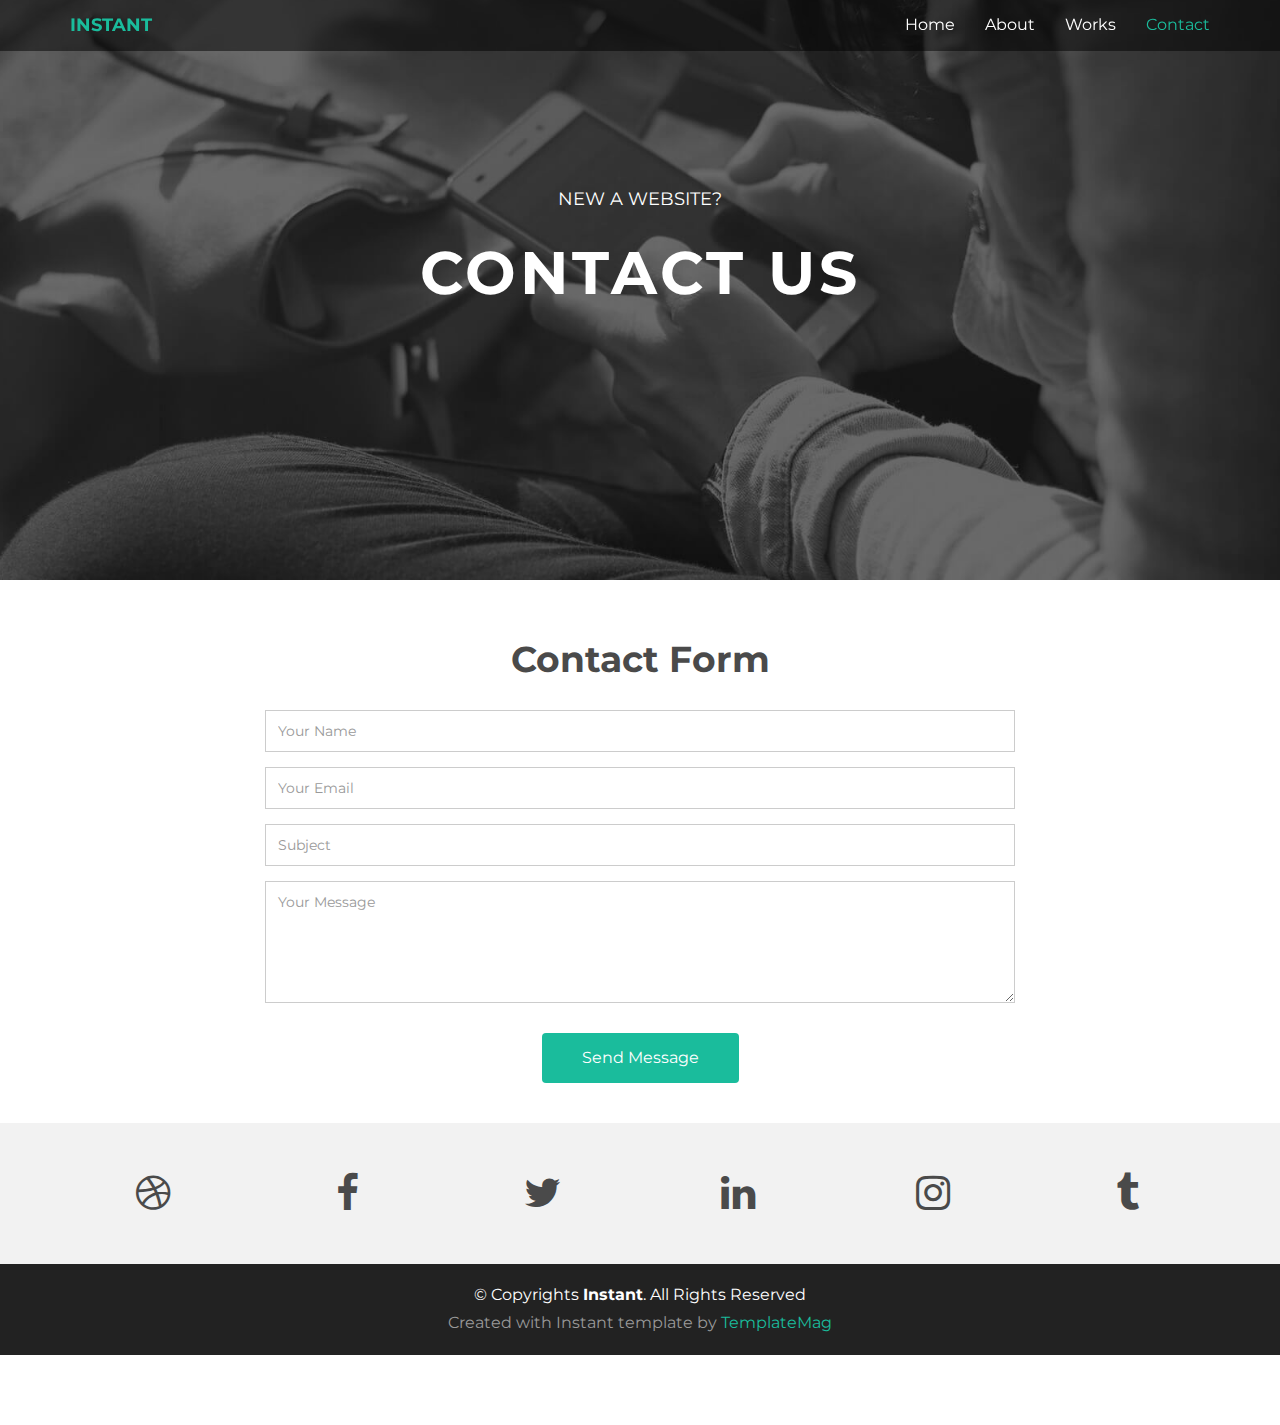
<file: contact.html>
<!DOCTYPE html>
<html lang="en">
<head>
  <meta charset="utf-8">
  <title>Instant - Bootstrap Personal Template</title>
  <meta content="width=device-width, initial-scale=1.0" name="viewport">
  <meta content="" name="keywords">
  <meta content="" name="description">

  <!-- Favicons -->
  <link href="img/favicon.png" rel="icon">
  <link href="img/apple-touch-icon.png" rel="apple-touch-icon">

  <!-- Google Fonts -->
  <link href="https://fonts.googleapis.com/css?family=Montserrat:300,400,500,700" rel="stylesheet">

  <!-- Bootstrap CSS File -->
  <link href="lib/bootstrap/css/bootstrap.min.css" rel="stylesheet">

  <!-- Libraries CSS Files -->
  <link href="lib/font-awesome/css/font-awesome.min.css" rel="stylesheet">

  <!-- Main Stylesheet File -->
  <link href="css/style.css" rel="stylesheet">

  <!-- =======================================================
    Template Name: Instant
    Template URL: https://templatemag.com/instant-bootstrap-personal-template/
    Author: TemplateMag.com
    License: https://templatemag.com/license/
  ======================================================= -->
</head>

<body>

  <!-- Static navbar -->
  <div class="navbar navbar-default navbar-fixed-top" role="navigation">
    <div class="container">
      <div class="navbar-header">
        <button type="button" class="navbar-toggle" data-toggle="collapse" data-target=".navbar-collapse">
            <span class="sr-only">Toggle navigation</span>
            <span class="icon-bar"></span>
            <span class="icon-bar"></span>
            <span class="icon-bar"></span>
          </button>
        <a class="navbar-brand" href="index.html">INSTANT</a>
      </div>
      <div class="navbar-collapse collapse">
        <ul class="nav navbar-nav navbar-right">
          <li><a href="index.html">Home</a></li>
          <li><a href="about.html">About</a></li>
          <li><a href="works.html" class="smoothscroll">Works</a></li>
          <li class="active"><a href="contact.html" class="smoothscroll">Contact</a></li>
        </ul>
      </div>
      <!--/.nav-collapse -->
    </div>
  </div>


  <div id="contactwrap">
    <div class="container">
      <div class="row">
        <div class="col-lg-6 col-lg-offset-3">
          <h4>NEW A WEBSITE?</h4>
          <h1>CONTACT US</h1>
        </div>
      </div>
    </div>
    <!-- /container -->
  </div>

  <div id="contact">
    <div class="container">
      <div class="row">
        <div class="col-md-8 col-md-offset-2">
          <h2 class="centered">Contact Form</h2>

          <form class="contact-form php-mail-form" role="form" action="contactform/contactform.php" method="POST">

            <div class="form-group">
              <input type="name" name="name" class="form-control" id="contact-name" placeholder="Your Name" data-rule="minlen:4" data-msg="Please enter at least 4 chars" >
              <div class="validate"></div>
            </div>
            <div class="form-group">
              <input type="email" name="email" class="form-control" id="contact-email" placeholder="Your Email" data-rule="email" data-msg="Please enter a valid email">
              <div class="validate"></div>
            </div>
            <div class="form-group">
              <input type="text" name="subject" class="form-control" id="contact-subject" placeholder="Subject" data-rule="minlen:4" data-msg="Please enter at least 8 chars of subject">
              <div class="validate"></div>
            </div>

            <div class="form-group">
              <textarea class="form-control" name="message" id="contact-message" placeholder="Your Message" rows="5" data-rule="required" data-msg="Please write something for us"></textarea>
              <div class="validate"></div>
            </div>

            <div class="loading"></div>
            <div class="error-message"></div>
            <div class="sent-message">Your message has been sent. Thank you!</div>

            <div class="form-send">
              <button type="submit" class="btn btn-large">Send Message</button>
            </div>

          </form>

        </div>
      </div>
    </div>
  </div>

  <div id="social">
    <div class="container">
      <div class="row centered">
        <div class="col-lg-2">
          <a href="#"><i class="fa fa-dribbble"></i></a>
        </div>
        <div class="col-lg-2">
          <a href="#"><i class="fa fa-facebook"></i></a>
        </div>
        <div class="col-lg-2">
          <a href="#"><i class="fa fa-twitter"></i></a>
        </div>
        <div class="col-lg-2">
          <a href="#"><i class="fa fa-linkedin"></i></a>
        </div>
        <div class="col-lg-2">
          <a href="#"><i class="fa fa-instagram"></i></a>
        </div>
        <div class="col-lg-2">
          <a href="#"><i class="fa fa-tumblr"></i></a>
        </div>

      </div>
    </div>
  </div>

  <div id="copyrights">
    <div class="container">
      <p>
        &copy; Copyrights <strong>Instant</strong>. All Rights Reserved
      </p>
      <div class="credits">
        <!--
          You are NOT allowed to delete the credit link to TemplateMag with free version.
          You can delete the credit link only if you bought the pro version.
          Buy the pro version with working PHP/AJAX contact form: https://templatemag.com/instant-bootstrap-personal-template/
          Licensing information: https://templatemag.com/license/
        -->
        Created with Instant template by <a href="https://templatemag.com/">TemplateMag</a>
      </div>
    </div>
  </div>
  <!-- / copyrights -->

  <!-- JavaScript Libraries -->
  <script src="lib/jquery/jquery.min.js"></script>
  <script src="lib/bootstrap/js/bootstrap.min.js"></script>
  <script src="lib/php-mail-form/validate.js"></script>

  <!-- Template Main Javascript File -->
  <script src="js/main.js"></script>

</body>
</html>
</file>
<file: css/style.css>
/**
* Template Name: Instant
* Template URL: https://templatemag.com/instant-bootstrap-personal-template/
* Author: TemplateMag.com
* License: https://templatemag.com/license/
*/

/* ==========================================================================
   Base Styles, Bootstrap Modifications & Fonts Import
   ========================================================================== */


::-moz-selection {
    background: #f2c2c9;
    color: #a4003a;
    text-shadow: none;
}

::selection {
    background: #16a085;
    color: #a4003a;
    text-shadow: none;
}

/*
 * A better looking default horizontal rule
 */

 hr {
    display: block;
    height: 1px;
    border: 0;
    border-top: 1px solid #ccc;
    margin: 1em 0;
    padding: 0;
}

.centered {
	text-align: center
}

.mt {
	margin-top: 80px;
}

.mb {
	margin-bottom: 80px;
}

/* ==========================================================================
   General styles
   ========================================================================== */


body {
    font-family: 'Montserrat', sans-serif;
    font-weight: 400;
    font-size: 16px;

    -webkit-font-smoothing: antialiased;
    -webkit-overflow-scrolling: touch;
}

h1, h2, h3, h4, h5, h6 {
	font-weight: 700;
    color: #4a4a4a;
}


.navbar-brand {
	font-weight: 700;
}

.navbar-default .navbar-brand, .navbar-default .navbar-brand:hover {
	color: #1abc9c;
}

.navbar-default {
	border-color: transparent;
  background-color: rgba(0, 0, 0, 0.5);
}

.navbar-default .navbar-nav > .active > a, .navbar-default .navbar-nav > .active > a:hover, .navbar-default .navbar-nav > .active > a:focus {
	color: #1abc9c;
	background-color: transparent;
}

.navbar-default .navbar-nav > li > a {
	color: #fff;
}

.navbar-default .navbar-nav > li > a:hover, .navbar-default .navbar-nav > li > a:focus {
	color: #1abc9c;
}

.navbar-default .navbar-toggle {
  border: none;
  border-color: #fff;
}

.navbar-default .navbar-toggle:hover {
  background: #666;
}

.navbar-default .navbar-toggle .icon-bar {
  background-color: #fff;
}
/* ==========================================================================
   Wrap Sections
   ========================================================================== */

#headerwrap {
	background: url(../img/back.jpg) no-repeat center top;
	margin-top: -70px;
	padding-top: 250px;
	text-align:center;
	background-attachment: relative;
	background-position: center center;
	min-height: 650px;
	width: 100%;

    -webkit-background-size: 100%;
    -moz-background-size: 100%;
    -o-background-size: 100%;
    background-size: 100%;

    -webkit-background-size: cover;
    -moz-background-size: cover;
    -o-background-size: cover;
    background-size: cover;
}

#headerwrap h1 {
	color:#ffffff;
	padding-top: 10px;
	padding-bottom: 20px;
	letter-spacing: 4px;
	font-size: 80px;
	font-weight: bold;
}

#headerwrap h4 {
	font-weight: 400;
	color: #ffffff
}

@media (max-width: 768px) {
  #headerwrap {
    padding-top: 180px;
  }
}

#social {
	padding-top: 50px;
	padding-bottom: 50px;
	background-color: #f2f2f2;
}

#social i {
	font-size: 40px;
	color: #4a4a4a
}

#social i:hover {
	color: #1abc9c
}

#footerwrap {
	padding-top: 70px;
	padding-bottom: 50px;
	background-color: #2f2f2f;
}

#footerwrap p {
	color: #f2f2f2;
	margin-left: 10px;
}

#workwrap {
	background: url(../img/work.jpg) no-repeat center top;
	margin-top: -70px;
	padding-top: 250px;
	text-align:center;
	background-attachment: relative;
	background-position: center center;
	min-height: 650px;
	width: 100%;

    -webkit-background-size: 100%;
    -moz-background-size: 100%;
    -o-background-size: 100%;
    background-size: 100%;

    -webkit-background-size: cover;
    -moz-background-size: cover;
    -o-background-size: cover;
    background-size: cover;
}

#workwrap h1 {
	color:#ffffff;
	padding-top: 10px;
	padding-bottom: 20px;
	letter-spacing: 4px;
	font-size: 80px;
	font-weight: bold;
}

#workwrap h4 {
	font-weight: 400;
	color: #ffffff
}

#aboutwrap {
	background: url(../img/about.jpg) no-repeat center top;
	margin-top: -70px;
	padding-top: 250px;
	text-align:center;
	background-attachment: relative;
	background-position: center center;
	min-height: 550px;
	width: 100%;

    -webkit-background-size: 100%;
    -moz-background-size: 100%;
    -o-background-size: 100%;
    background-size: 100%;

    -webkit-background-size: cover;
    -moz-background-size: cover;
    -o-background-size: cover;
    background-size: cover;
}


/* Gallery */
.gallery {
	margin-top: 30px;
}

.gallery img:hover {
	opacity: 0.4;
}


/* Contact Form */

#contactwrap {
	background: url(../img/contact.jpg) no-repeat center top;
	margin-top: -70px;
	padding-top: 250px;
	text-align:center;
	background-attachment: relative;
	background-position: center center;
	min-height: 650px;
	width: 100%;
  background-size: 100%;
  background-size: cover;
}

#contactwrap h1 {
	color:#ffffff;
	padding-top: 10px;
	padding-bottom: 20px;
	letter-spacing: 4px;
	font-size: 60px;
	font-weight: bold;
}

#contactwrap h4 {
	font-weight: 400;
	color: #ffffff
}

#contact {
  padding: 40px 0;
}

#contact h2 {
  font-size: 36px;
  margin-bottom: 30px;
}

.contact-form label {
   color: #999;
}

.contact-form input, .contact-form textarea {
  padding: 10px 12px;
  border-radius: 0;
  box-shadow: none;
  font-size: 14px;
  height: auto;
}

.contact-form .form-send {
  text-align: center;
}

.contact-form .form-send button  {
  background: #1abc9c;
  border: 0;
  padding: 14px 40px;
  color: #fff;
  transition: 0.4s;
  cursor: pointer;
  font-size: 16px;
  margin-top: 15px;
}

.contact-form .form-send button:hover {
  background: #2addb9;
}

.contact-form .validate {
  display: none;
  color: red;
  margin: 0 0 15px 0;
  font-weight: 400;
  font-size: 13px;
}

.contact-form .loading {
  display: none;
  color: #555;
  background: #fff;
  text-align: center;
  padding: 15px;
  margin: 15px 0;
}

.contact-form .loading:before {
  content: "";
  display: inline-block;
  border-radius: 50%;
  width: 24px;
  height: 24px;
  border: 3px solid #18d26e;
  border-top-color: #eee;
  -webkit-animation: animate-loading 1s linear infinite;
  animation: animate-loading 1s linear infinite;
}

@-webkit-keyframes animate-loading {
  0% {
    -webkit-transform: rotate(0deg);
    transform: rotate(0deg);
  }

  100% {
    -webkit-transform: rotate(360deg);
    transform: rotate(360deg);
  }
}

@keyframes animate-loading {
  0% {
    -webkit-transform: rotate(0deg);
    transform: rotate(0deg);
  }

  100% {
    -webkit-transform: rotate(360deg);
    transform: rotate(360deg);
  }
}

.contact-form .error-message {
  display: none;
  color: #fff;
  background: #ed3c0d;
  text-align: center;
  padding: 15px;
  font-weight: 600;
  margin: 15px 0;
}

.contact-form .sent-message {
  display: none;
  color: #fff;
  background: #18d26e;
  text-align: center;
  padding: 15px;
  font-weight: 600;
  margin: 15px 0;
}

/* Copyrights */

#copyrights {
  background: #222222;
  padding: 20px 0;
  text-align: center;
}

#copyrights p {
  margin-bottom: 5px;
  color: #fff;
}

#copyrights a {
  color: #1abc9c;
}

.credits {
  color: #999;
}
</file>
